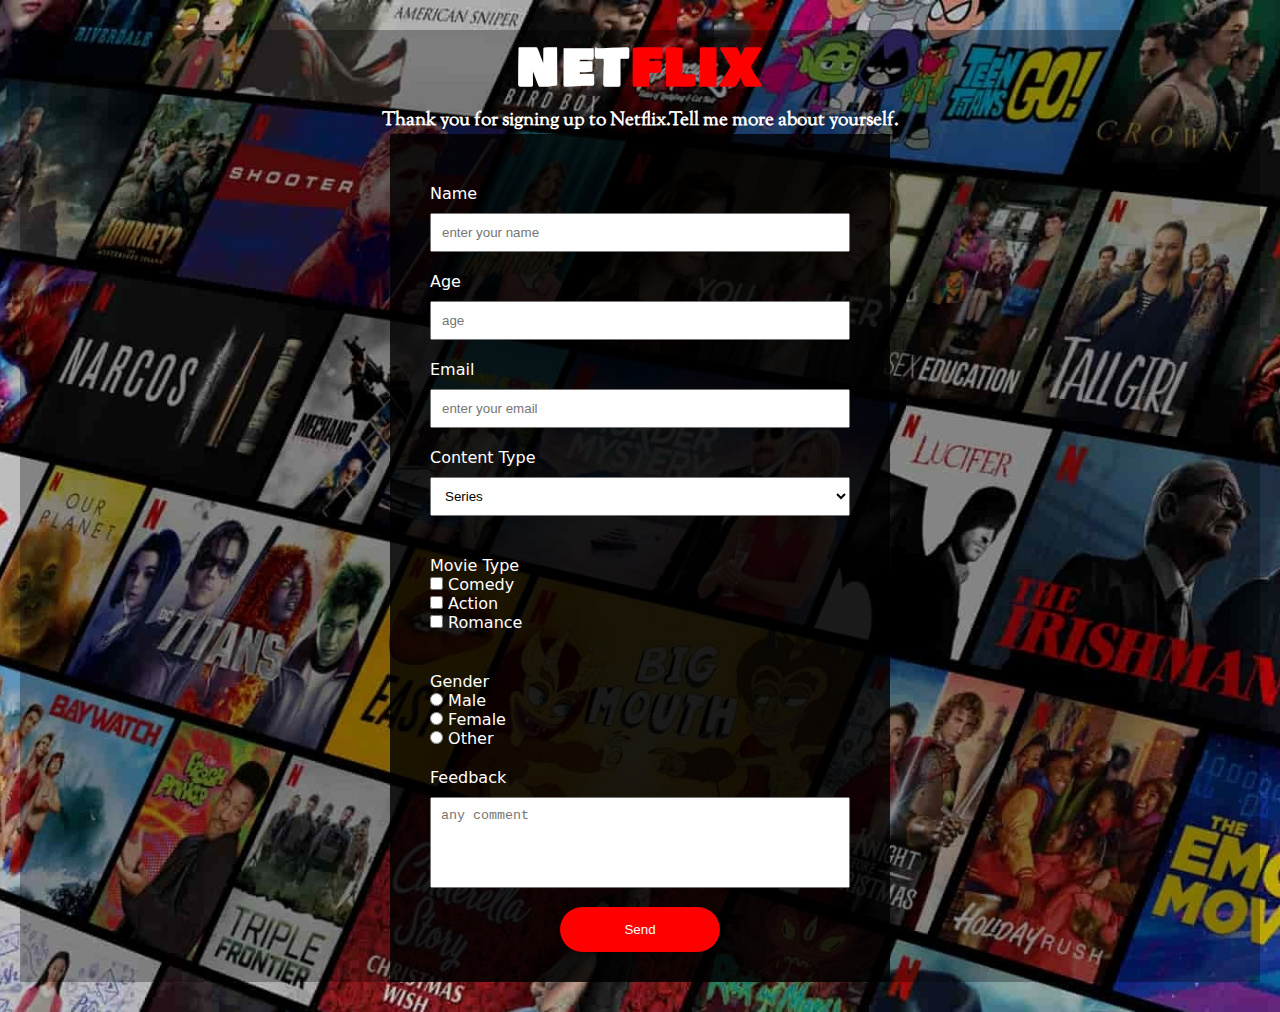
<file: 02-Projekt(netflix_survey_form)-HTML/index.html>
<!DOCTYPE html>
<html lang="en">
  <head>
    <meta charset="UTF-8" />
    <meta http-equiv="X-UA-Compatible" content="IE=edge" />
    <meta name="viewport" content="width=device-width, initial-scale=1.0" />
    <link rel="preconnect" href="https://fonts.googleapis.com" />
    <link rel="preconnect" href="https://fonts.gstatic.com" crossorigin />
    <link
      href="https://fonts.googleapis.com/css2?family=Bowlby+One+SC&family=Sorts+Mill+Goudy:ital@1&display=swap"
      rel="stylesheet"
    />
    <link rel="stylesheet" href="style.css" />
    <title>Document</title>
  </head>
  <body>
    <div id="container">
      <header id="header">
        <h1 id="title">NET<span>FLIX</span></h1>
        <h3 id="description">
          Thank you for signing up to Netflix.Tell me more about yourself.
        </h3>
      </header>
      <section id="survey-form-container">
        <form action="result.html" method="get">
          <div class="input-box">
            <!-- <label
              >Name
              <input
                type="text"
                name="name"
                id="name"
                placeholder="enter your name"
              />
            </label> -->
            <label for="name">Name</label>
            <br />
            <input
              type="text"
              name="name"
              id="name"
              placeholder="enter your name"
            />
          </div>
          <div class="input-box">
            <label for="age">Age</label><br />
            <input type="number" name="age" id="age" placeholder="age" />
          </div>
          <div class="input-box">
            <label for="email">Email</label><br />
            <input
              type="email"
              name="email"
              id="email"
              placeholder="enter your email"
            />
          </div>
          <div class="input-box">
            <label for="">Content Type</label><br />
            <select name="content" id="dropdown">
              <option value="movies">Movies</option>
              <option value="series" selected>Series</option>
              <option value="tv-shows">TV Shows</option>
            </select>
          </div>
          <div class="input-box" id="checkbox">
            <label for="">Movie Type</label><br />
            <input type="checkbox" name="movie1" id="first-check" />
            <label for="first-check">Comedy</label>
            <br />
            <input type="checkbox" name="movie2" id="second-check" />
            <label for="second-check">Action</label>
            <br />
            <input type="checkbox" name="movie3" id="third-check" />
            <label for="third-check">Romance</label>
            <br />
          </div>
          <div class="input-box" id="radio">
            <label for="">Gender</label>
            <br />
            <input type="radio" name="gender" id="first-radio" value="Male" />
            <label for="first-radio">Male</label>
            <br />
            <input
              type="radio"
              name="gender"
              id="second-radio"
              value="female"
            />
            <label for="second-radio">Female</label>
            <br />
            <input type="radio" name="gender" id="third-radio" value="other" />
            <label for="third-radio">Other</label>
          </div>
          <div class="input-box">
            <label for="feedback">Feedback</label>
            <br />
            <textarea
              name="feedback"
              id="feedback"
              cols="30"
              rows="10"
              placeholder="any comment"
            ></textarea>
          </div>
          <div class="form-submit">
            <!-- <input type="submit" value="Send" /> -->
            <button type="submit" id="form-button">Send</button>
          </div>
        </form>
      </section>
    </div>
  </body>
</html>
</file>
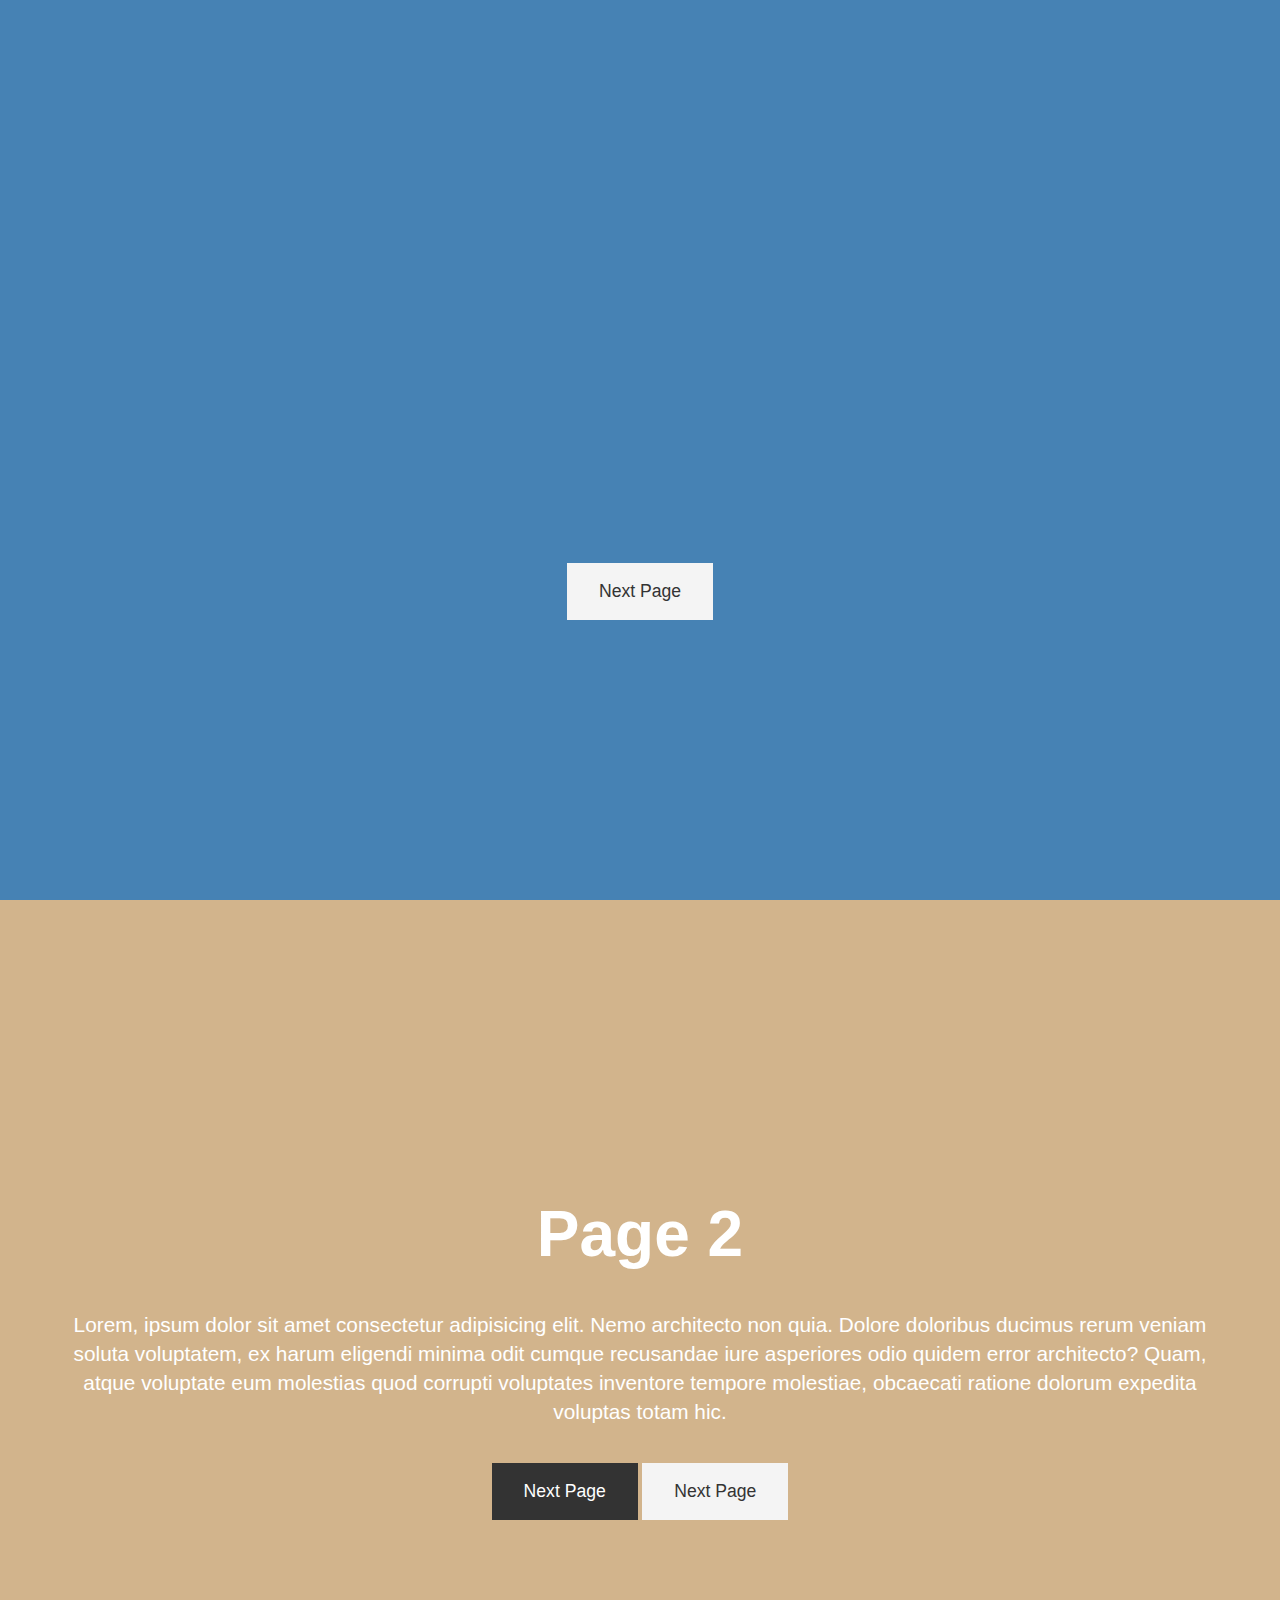
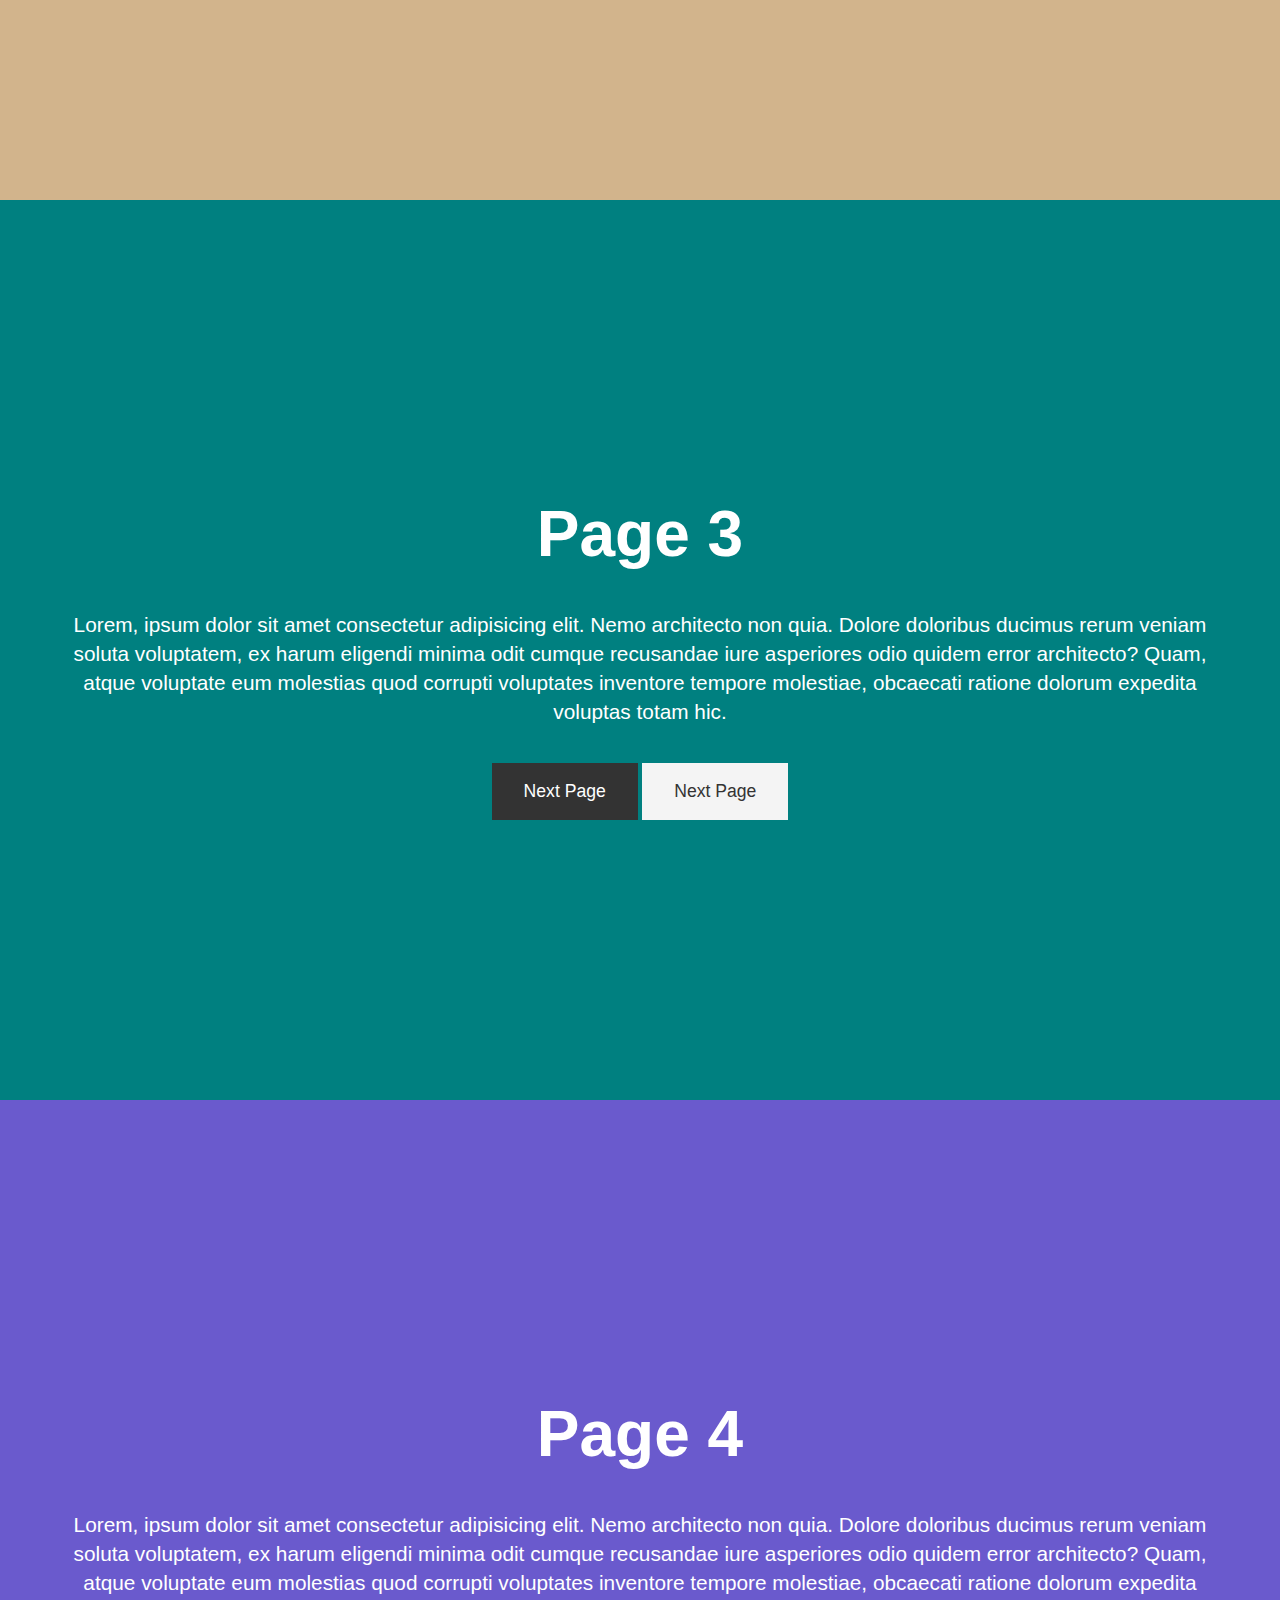
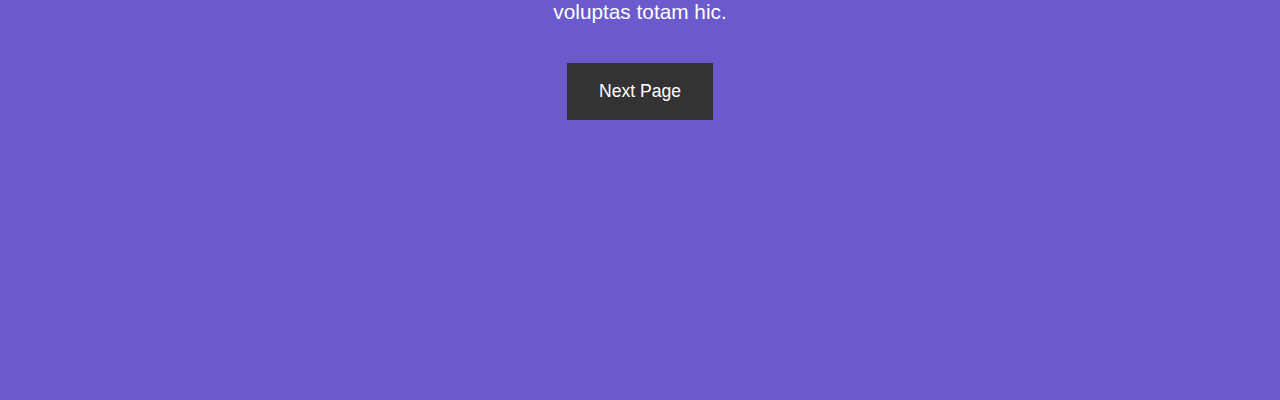
<file: 03-Projekt(presentation_website)/index.html>
<!DOCTYPE html>
<html lang="en">
  <head>
    <meta charset="UTF-8" />
    <meta name="viewport" content="width=device-width, initial-scale=1.0" />
    <link
      rel="stylesheet"
      href="https://use.fontawesome.com/releases/v5.6.3/css/all.css"
      integrity="sha384-UHRtZLI+pbxtHCWp1t77Bi1L4ZtiqrqD80Kn4Z8NTSRyMA2Fd33n5dQ8lWUE00s/"
      crossorigin="anonymous"
    />
    <link rel="stylesheet" href="style.css" />
    <title>Presentation</title>
  </head>
  <body>
    <!-- Page 1 (Intro) -->
    <section id="page-1" class="page">
      <h1>Welcome To My Presentation</h1>
      <p>
        Lorem, ipsum dolor sit amet consectetur adipisicing elit. Nemo
        architecto non quia. Dolore doloribus ducimus rerum veniam soluta
        voluptatem, ex harum eligendi minima odit cumque recusandae iure
        asperiores odio quidem error architecto? Quam, atque voluptate eum
        molestias quod corrupti voluptates inventore tempore molestiae,
        obcaecati ratione dolorum expedita voluptas totam hic.
      </p>
      <div>
        <a href="#page-2" class="btn">
          Next Page <i class="fas fa-arrow-circle-down"></i
        ></a>
      </div>
    </section>

    <!-- Page 2 (Intro) -->
    <section id="page-2" class="page">
      <h1>Page 2</h1>
      <p>
        Lorem, ipsum dolor sit amet consectetur adipisicing elit. Nemo
        architecto non quia. Dolore doloribus ducimus rerum veniam soluta
        voluptatem, ex harum eligendi minima odit cumque recusandae iure
        asperiores odio quidem error architecto? Quam, atque voluptate eum
        molestias quod corrupti voluptates inventore tempore molestiae,
        obcaecati ratione dolorum expedita voluptas totam hic.
      </p>
      <div>
        <a href="#page-1" class="btn btn-dark">
          Next Page <i class="fas fa-arrow-circle-up"></i
        ></a>
        <a href="#page-3" class="btn">
          Next Page <i class="fas fa-arrow-circle-down"></i
        ></a>
      </div>
    </section>

    <!-- Page 3 (Intro) -->
    <section id="page-3" class="page">
      <h1>Page 3</h1>
      <p>
        Lorem, ipsum dolor sit amet consectetur adipisicing elit. Nemo
        architecto non quia. Dolore doloribus ducimus rerum veniam soluta
        voluptatem, ex harum eligendi minima odit cumque recusandae iure
        asperiores odio quidem error architecto? Quam, atque voluptate eum
        molestias quod corrupti voluptates inventore tempore molestiae,
        obcaecati ratione dolorum expedita voluptas totam hic.
      </p>
      <div>
        <a href="#page-2" class="btn btn-dark">
          Next Page <i class="fas fa-arrow-circle-up"></i
        ></a>
        <a href="#page-4" class="btn">
          Next Page <i class="fas fa-arrow-circle-down"></i
        ></a>
      </div>
    </section>

    <!-- Page 4 (Intro) -->
    <section id="page-4" class="page">
      <h1>Page 4</h1>
      <p>
        Lorem, ipsum dolor sit amet consectetur adipisicing elit. Nemo
        architecto non quia. Dolore doloribus ducimus rerum veniam soluta
        voluptatem, ex harum eligendi minima odit cumque recusandae iure
        asperiores odio quidem error architecto? Quam, atque voluptate eum
        molestias quod corrupti voluptates inventore tempore molestiae,
        obcaecati ratione dolorum expedita voluptas totam hic.
      </p>
      <div>
        <a href="#page-3" class="btn btn-dark">
          Next Page <i class="fas fa-arrow-circle-up"></i
        ></a>
      </div>
    </section>
  </body>
</html>
</file>
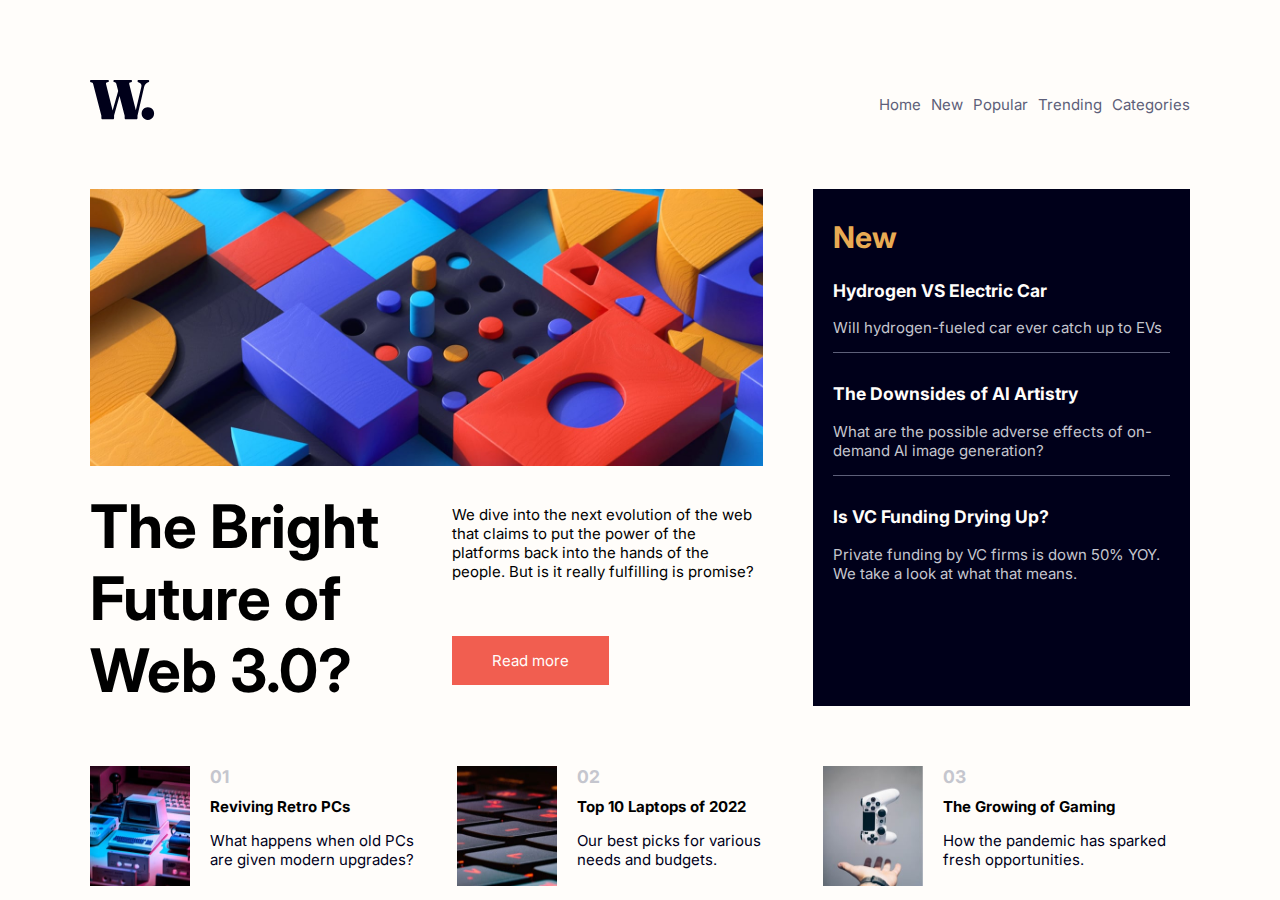
<file: 06-Projekt(frontendmentor)/index.html>
<!DOCTYPE html>
<html lang="en">
  <head>
    <meta charset="UTF-8" />
    <meta http-equiv="X-UA-Compatible" content="IE=edge" />
    <meta name="viewport" content="width=device-width, initial-scale=1.0" />
    <link rel="preconnect" href="https://fonts.googleapis.com" />
    <link rel="preconnect" href="https://fonts.gstatic.com" crossorigin />
    <link
      href="https://fonts.googleapis.com/css2?family=Inter:wght@400;700;800&display=swap"
      rel="stylesheet"
    />
    <link rel="stylesheet" href="style.css" />
    <title>frontendmentor - News Homepage</title>
  </head>
  <body>
    <!-- https://www.frontendmentor.io/challenges/news-homepage-H6SWTa1MFl -->

    <!-- NAV -->
    <nav>
      <svg width="65" height="40" xmlns="http://www.w3.org/2000/svg">
        <path
          d="M23.016 39.2c.317 0 .574-.093.77-.28.196-.187.294-.457.294-.812v-1.82c0-.448.033-.84.098-1.176.065-.336.145-.663.238-.98l5.09-18.122 4.822 18.57c.112.384.193.682.243.895l.023.099c.047.215.07.453.07.714v1.82c0 .355.098.625.294.812.196.187.453.28.77.28h10.696c.299 0 .55-.093.756-.28.205-.187.308-.457.308-.812v-1.82c0-.373.023-.705.07-.994.047-.29.135-.677.266-1.162L54.04 7.224c.299-1.25.765-2.254 1.4-3.01.635-.756 1.363-1.311 2.184-1.666l.672-.308c.336-.168.574-.331.714-.49.14-.159.21-.369.21-.63 0-.336-.117-.607-.35-.812C58.637.103 58.287 0 57.82 0h-8.904c-.467 0-.817.103-1.05.308-.233.205-.35.476-.35.812 0 .261.06.471.182.63.121.159.313.303.574.434l.616.224c1.12.41 1.871.999 2.254 1.764s.453 1.661.21 2.688l-5.535 23.486-6.477-25.81c-.133-.58-.17-1.018-.11-1.31l.026-.104c.093-.29.317-.49.672-.602l1.232-.336c.299-.112.518-.257.658-.434a.986.986 0 0 0 .21-.63c0-.355-.112-.63-.336-.826C41.468.098 41.122 0 40.656 0H24.78c-.448 0-.789.098-1.022.294-.233.196-.35.471-.35.826 0 .224.06.415.182.574.121.159.322.294.602.406l1.176.42c.261.093.462.243.602.448.14.205.294.607.462 1.204l1.751 6.742-5.553 19.475L16.128 4.48c-.147-.49-.194-.898-.14-1.223l.028-.135c.093-.345.327-.574.7-.686l1.456-.336c.504-.168.756-.504.756-1.008 0-.336-.112-.602-.336-.798C18.368.098 18.022 0 17.556 0H1.344C.896 0 .56.098.336.294.112.49 0 .756 0 1.092c0 .224.056.434.168.63.112.196.29.35.532.462l1.232.392c.355.13.625.308.812.532.187.224.345.579.476 1.064l7.84 30.408c.112.43.191.751.238.966.047.215.07.462.07.742v1.82c0 .355.103.625.308.812.205.187.467.28.784.28h10.556Zm34.804.7c1.195 0 2.263-.29 3.206-.868a6.338 6.338 0 0 0 2.24-2.338c.55-.98.826-2.04.826-3.178 0-1.157-.275-2.212-.826-3.164a6.325 6.325 0 0 0-2.24-2.282c-.943-.57-2.011-.854-3.206-.854-1.157 0-2.207.285-3.15.854a6.325 6.325 0 0 0-2.24 2.282c-.55.952-.826 2.007-.826 3.164 0 1.139.275 2.198.826 3.178.55.98 1.297 1.76 2.24 2.338.943.579 1.993.868 3.15.868Z"
          fill="#00001A"
        />
      </svg>

      <ul>
        <li><a href="#">Home</a></li>
        <li><a href="#">New</a></li>
        <li><a href="#">Popular</a></li>
        <li><a href="#">Trending</a></li>
        <li><a href="3">Categories</a></li>
      </ul>
    </nav>

    <!-- NAV End -->

    <!-- Main -->
    <main class="container">
      <section>
        <article>
          <img
            class="w-100"
            src="assets/images/image-web-3-desktop.jpg"
            alt="Renkli Web3 Gorseli"
          />
          <div class="info">
            <div class="item">
              <h1>The Bright Future of Web 3.0?</h1>
            </div>
            <div class="item item-detail">
              <p>
                We dive into the next evolution of the web that claims to put
                the power of the platforms back into the hands of the people.
                But is it really fulfilling is promise?
              </p>
              <a href="#" class="btn">Read more</a>
            </div>
          </div>
        </article>
      </section>
      <aside>
        <h2>New</h2>
        <div class="item">
          <h3>Hydrogen VS Electric Car</h3>
          <p>Will hydrogen-fueled car ever catch up to EVs</p>
        </div>
        <div class="item">
          <h3>The Downsides of Al Artistry</h3>
          <p>
            What are the possible adverse effects of on-demand Al image
            generation?
          </p>
        </div>
        <div class="item bt-none">
          <h3>Is VC Funding Drying Up?</h3>
          <p>
            Private funding by VC firms is down 50% YOY. We take a look at what
            that means.
          </p>
        </div>
      </aside>
    </main>

    <footer class="container">
      <div class="item">
        <img src="assets/images/image-retro-pcs.jpg" alt="" />
        <div>
          <h3>01</h3>
          <h4>Reviving Retro PCs</h4>
          <p>What happens when old PCs are given modern upgrades?</p>
        </div>
      </div>
      <div class="item">
        <img src="assets/images/image-top-laptops.jpg" alt="" />
        <div>
          <h3>02</h3>
          <h4>Top 10 Laptops of 2022</h4>
          <p>Our best picks for various needs and budgets.</p>
        </div>
      </div>
      <div class="item">
        <img src="assets/images/image-gaming-growth.jpg" alt="" />
        <div>
          <h3>03</h3>
          <h4>The Growing of Gaming</h4>
          <p>How the pandemic has sparked fresh opportunities.</p>
        </div>
      </div>
    </footer>

    <!-- Main End -->
  </body>
</html>
</file>
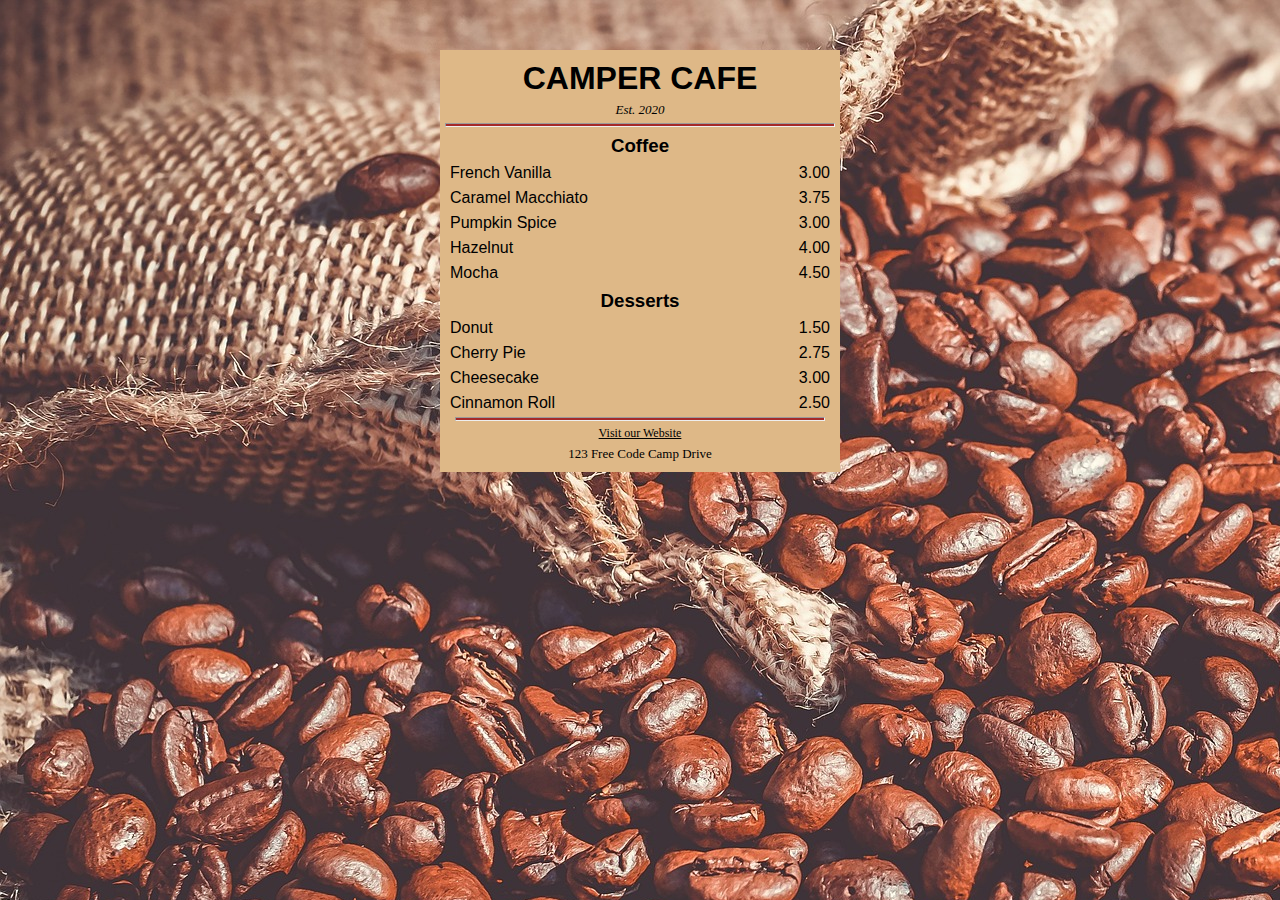
<file: 07-Projekt(camper_cafe)/index.html>
<!DOCTYPE html>
<html lang="en">
  <head>
    <meta charset="UTF-8" />
    <meta name="viewport" content="width=device-width, initial-scale=1.0" />
    <link rel="stylesheet" href="style.css" />
    <link
      rel="stylesheet"
      href="https://cdnjs.cloudflare.com/ajax/libs/font-awesome/6.4.0/css/all.min.css"
      integrity="sha512-iecdLmaskl7CVkqkXNQ/ZH/XLlvWZOJyj7Yy7tcenmpD1ypASozpmT/E0iPtmFIB46ZmdtAc9eNBvH0H/ZpiBw=="
      crossorigin="anonymous"
      referrerpolicy="no-referrer"
    />
    <title>Camper Cafe</title>
  </head>
  <body>
    <main class="container">
      <main>
        <section>
          <h1>CAMPER CAFE</h1>
          <p class="desc">Est. 2020</p>
          <hr />
        </section>
        <section class="section">
          <h3>Coffee</h3>
          <i class="fa-solid fa-mug-hot"></i>

          <div class="div">
            <li>French Vanilla</li>
            <li>3.00</li>
          </div>
          <div class="div">
            <li>Caramel Macchiato</li>
            <li>3.75</li>
          </div>
          <div class="div">
            <li>Pumpkin Spice</li>
            <li>3.00</li>
          </div>
          <div class="div">
            <li>Hazelnut</li>
            <li>4.00</li>
          </div>
          <div class="div">
            <li>Mocha</li>
            <li>4.50</li>
          </div>
          <h3>Desserts</h3>
          <i class="fa-solid fa-pizza-slice"></i>
          <div class="div">
            <li>Donut</li>
            <li>1.50</li>
          </div>
          <div class="div">
            <li>Cherry Pie</li>
            <li>2.75</li>
          </div>
          <div class="div">
            <li>Cheesecake</li>
            <li>3.00</li>
          </div>
          <div class="div">
            <li>Cinnamon Roll</li>
            <li>2.50</li>
          </div>
          <hr />
        </section>
        <div>
          <p class="visited">Visit our Website</p>
          <p class="subt">123 Free Code Camp Drive</p>
        </div>
      </main>
    </main>
  </body>
</html>
</file>
<file: 02-Projekt(netflix_survey_form)-HTML/style.css>
/* @import url("https://fonts.googleapis.com/css2?family=Bowlby+One+SC&display=swap"); */

* {
  margin: 0;
  padding: 0;
  box-sizing: border-box;
}

body {
  background-image: url(./img/netflix-background-image.png);
  color: #ffffff;
  background-position: center;
  background-repeat: no-repeat;
  background-size: cover;
  font-family: system-ui, -apple-system, BlinkMacSystemFont, "Segoe UI", Roboto,
    Oxygen, Ubuntu, Cantarell, "Open Sans", "Helvetica Neue", sans-serif;
}

#container {
  max-width: 1240px;
  /* height: 1036px; */
  background-color: rgba(0, 0, 0, 0.3);
  /* background-color: #0000004d; */
  margin: auto;
  margin-top: 30px;
  /* padding-bottom: 1px; */
}

#title {
  color: #ffffff;
  font-family: "Bowlby One SC", cursive;
  font-size: 50px;
  letter-spacing: 0.05em;
}

span {
  color: #ff0000;
}

#description {
  font-family: "Sorts Mill Goudy", serif;
}

#header {
  text-align: center;
}

#survey-form-container {
  width: 500px;
  background-color: rgba(0, 0, 0, 0.8);
  margin: auto;
  padding: 30px 40px;
  margin-bottom: 30px;
}

#name,
#age,
#email,
#dropdown,
#feedback {
  width: 100%;
  padding: 10px;
  margin-top: 10px;
}

.input-box {
  margin-top: 20px;
}

#checkbox,
#radio {
  margin-top: 40px;
}

#feedback {
  resize: none;
  height: 91.46px;
}

#form-button {
  width: 160px;
  height: 45px;
  background-color: #ff0000;
  border-radius: 50px;
  border: none;
  color: white;
  cursor: pointer;
  margin-top: 15px;
}

#form-button:hover {
  background-color: #fff;
  color: red;
}

.form-submit {
  text-align: center;
  /* width: 160px;
  margin: auto; */
}
</file>
<file: 06-Projekt(frontendmentor)/style.css>
/* - Mobile: 375px
- Desktop: 1440px 
*/

* {
  box-sizing: border-box;
}

html {
  font-size: 15px;
}

:root {
  --soft-orange: hsl(35, 77%, 62%);
  --soft-red: hsl(5, 85%, 63%);
  --off-white: hsl(36, 100%, 99%);
  --grayish-blue: hsl(233, 8%, 79%);
  --dark-grayish-blue: hsl(236, 13%, 42%);
  --very-dark-blue: hsl(240, 100%, 5%);
}

body {
  font-family: "Inter", sans-serif;
  background-color: var(--off-white);
  margin: 0;
  padding: 0;
}
/*  BASE End */

/* HELPER */
.w-100 {
  width: 100%;
}
.bt-none {
  border-bottom: none !important;
}
/* HELPER End */

/* NAV */
nav,
.container {
  width: 1100px;
  margin: 0 auto;
}

nav {
  margin-top: 80px;
  display: flex;
  justify-content: space-between;
}

nav > ul {
  list-style: none;
  display: flex;
  gap: 10px;
}

a {
  text-decoration: none;
  color: var(--dark-grayish-blue);
}

nav > ul > li > a:hover {
  text-decoration: underline;
}

/* NAV End */

.container {
  margin-top: 60px;
  display: flex;
  flex-wrap: wrap;
  gap: 50px;
}

.container > section {
  flex: 2;
}

.info {
  display: flex;
  gap: 50px;
}

.info h1 {
  font-size: 4rem;
  margin: 20px 0 0;
}

.info > .item {
  flex: 1;
}

.item-detail {
  /* display: flex; */
  /* flex-direction: column; */
  margin-top: 20px;
  /* justify-content: space-around; */
}

.item-detail > a.btn {
  margin-top: 40px;
  padding: 15px 40px;
  background-color: var(--soft-red);
  display: inline-block;
  color: var(--off-white);
}

/* ASIDE */

.container > aside {
  flex: 1;
  padding: 20px;
  background-color: var(--very-dark-blue);
}

.container > aside > h2 {
  color: var(--soft-orange);
  margin-top: 10px;
  font-size: 2rem;
}

aside > .item {
  margin-bottom: 30px;
  border-bottom: 1px solid var(--dark-grayish-blue);
}

aside > .item > h3 {
  color: var(--off-white);
}

aside > .item > p {
  color: var(--grayish-blue);
}

/* ASIDE End */

/* FOOTER */
footer.container {
  gap: 0;
}

footer.container > .item {
  flex: 1;
  /* background-color: red; */
  display: flex;
  /* flex-wrap: wrap; */
}

footer.container > .item > img {
  width: 100px;
  max-height: 120px;
  /* flex: 1 ; */
}

footer.container > .item > div {
  flex: 2;
  padding: 0 20px;
}

footer.container > .item h3 {
  margin: 0;
  color: var(--grayish-blue);
}

footer.container > .item h4 {
  margin: 10px 0 0;
}

footer.container > .item p {
  color: var(--very-dark-blue);
}
/* FOOTER End */
</file>
<file: 07-Projekt(camper_cafe)/style.css>
* {
  margin: 0;
  padding: 0;
  box-sizing: border-box;
}
body {
  background-image: url("img/coffee-3392168_1920.jpg");
  color: black;
  text-align: center;
}
.container {
  background-color: burlywood;
  width: 70%;
  margin: 50px auto;
  max-width: 400px;
}
h1 {
  padding-top: 10px;
  font-family: Impact, Haettenschweiler, "Arial Narrow Bold", sans-serif;
}

h3 {
  margin-top: 8px;
  font-family: Impact, Haettenschweiler, "Arial Narrow Bold", sans-serif;
}
.desc {
  font-style: italic;
  margin: 5px 0;
  font-size: 13px;
}
.div {
  display: flex;
  justify-content: space-between;
  font-family: "Segoe UI", Tahoma, Geneva, Verdana, sans-serif;
}
.div li {
  display: inline;
  margin-top: 7px;
}
.section {
  padding: 0 10px;
}
.visited {
  text-decoration: underline;
  font-size: 12px;
  margin-top: 5px;
}
.subt {
  font-size: 13px;
  margin: 5px 0;
  padding-bottom: 10px;
}
hr {
  background-color: brown;
  height: 4px;
  margin: 5px 5px;
}
i {
  margin: 7px 0;
}
</file>
<file: 03-Projekt(presentation_website)/style.css>
:root {
  --page-1-color: steelblue;
  --page-2-color: tan;
  --page-3-color: teal;
  --page-4-color: slateblue;
  --animate-speed: 2s;
}

body {
  font-family: Arial, Helvetica, sans-serif;
  line-height: 1.4;
  color: #fff;
  margin: 0;
  padding: 0;
  overflow: hidden;
}

/* Page Colors */
#page-1 {
  background: var(--page-1-color);
}
#page-2 {
  background: var(--page-2-color);
}
#page-3 {
  background: var(--page-3-color);
}
#page-4 {
  background: var(--page-4-color);
}

.page {
  display: flex;
  flex-direction: column;
  height: 100vh;
  align-items: center;
  justify-content: center;
  text-align: center;
  padding: 0 4rem;
}

.page h1 {
  font-size: 4rem;
  line-height: 1.2;
  margin: 1rem;
}

.page p {
  font-size: 1.3rem;
}

.btn {
  display: inline-block;
  padding: 1rem 2rem;
  background: #f4f4f4;
  color: #333;
  text-decoration: none;
  border: none;
  margin-top: 1rem;
  font-size: 1.1rem;
  transition: all 0.3s ease-in;
}

.btn:hover,
.btn-dark {
  background: #333;
  color: #fff;
}

.btn-dark:hover {
  background: #f4f4f4;
  color: #333;
}
/* Page Animation */
#page-1 h1 {
  transform: translateY(-1200px);
  animation: heading var(--animate-speed) forwards ease-in;
}

#page-1 p {
  transform: translateX(-1800px);
  animation: text var(--animate-speed) forwards ease-in 1s;
}

/* Keyframes */
@keyframes heading {
  to {
    transform: translateY(0);
  }
}

@keyframes text {
  to {
    transform: translateX(0);
  }
}
</file>
